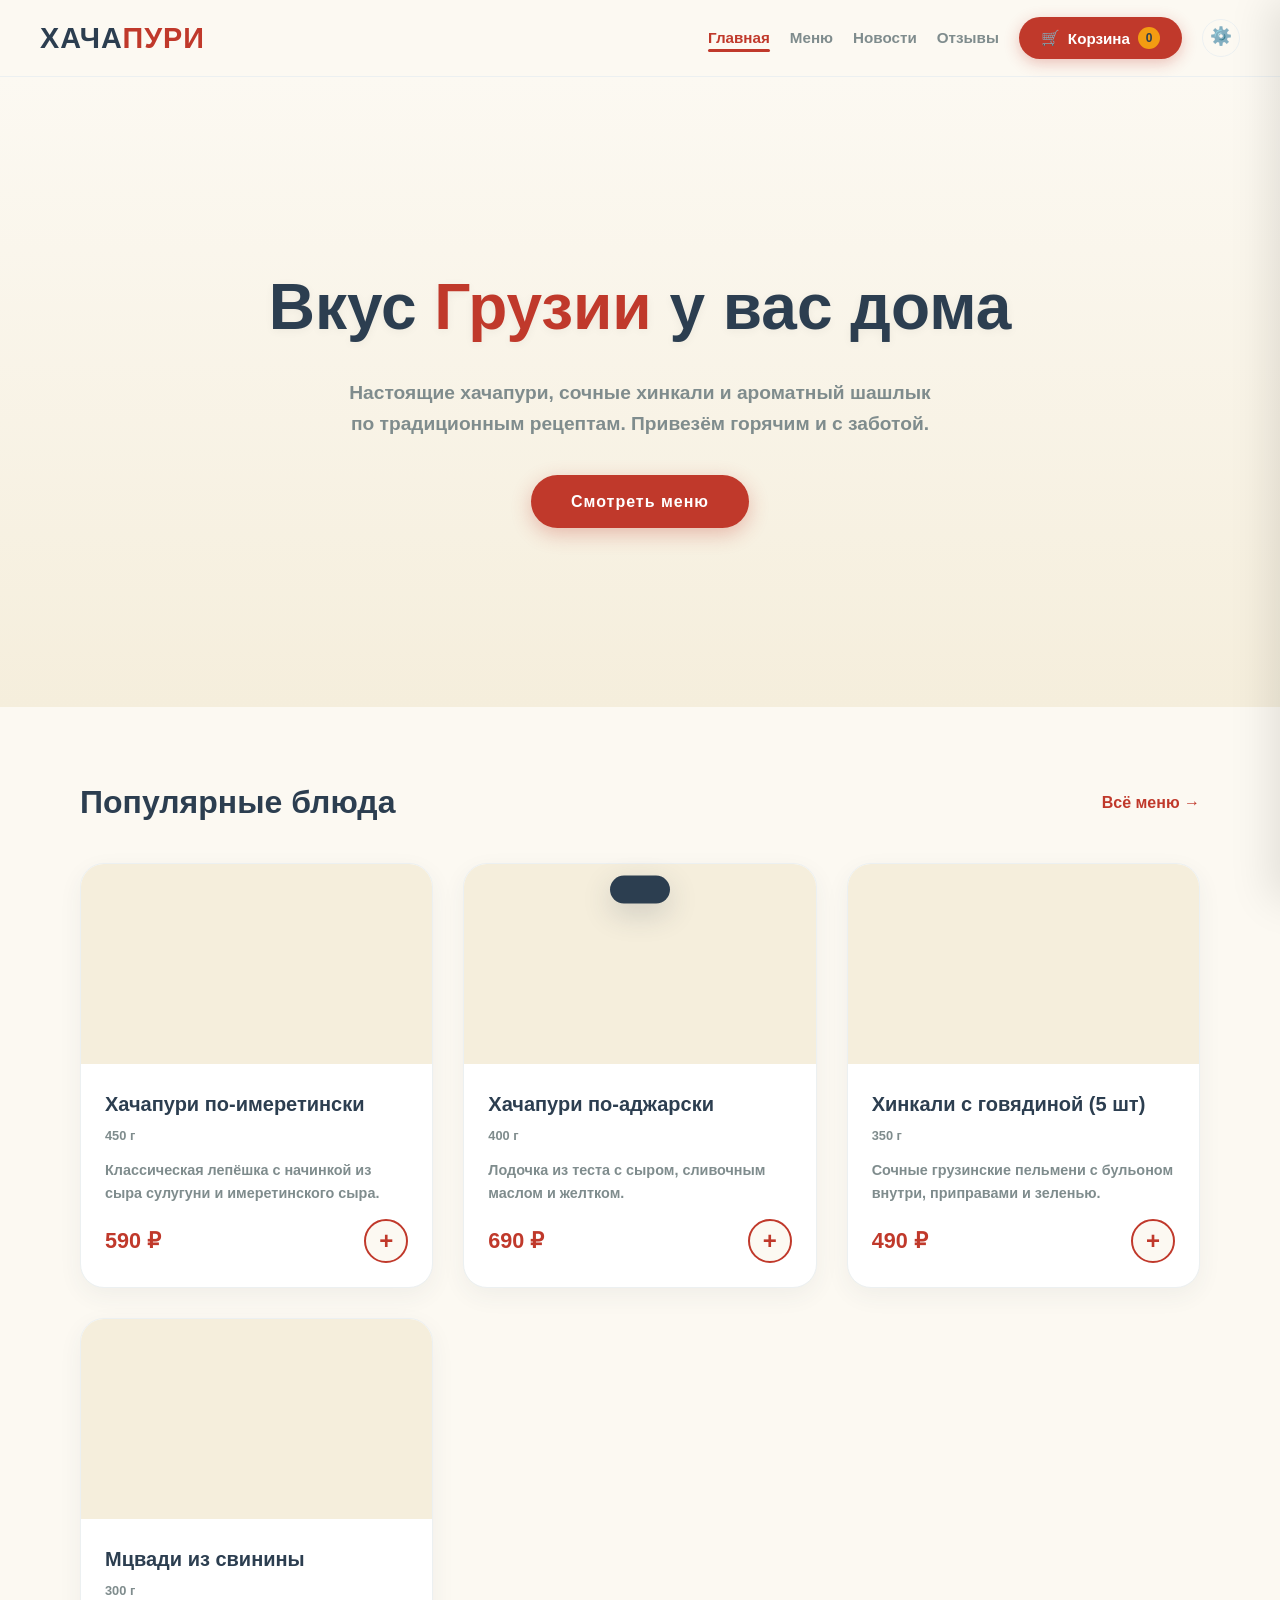
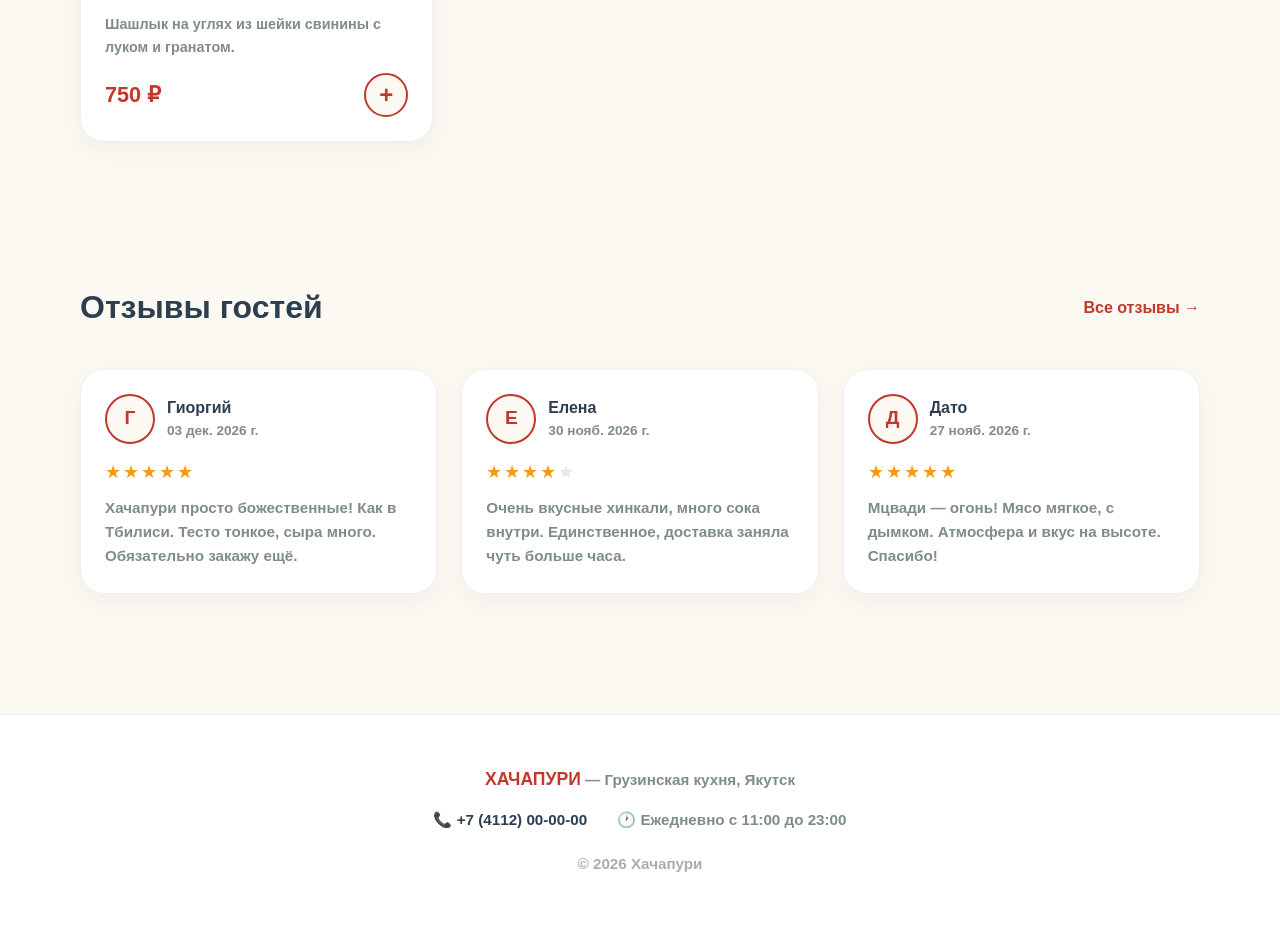
<file: index.html>
<!DOCTYPE html>
<html lang="ru">
<head>
  <meta charset="UTF-8">
  <meta name="viewport" content="width=device-width, initial-scale=1.0">
  <title>Хачапури — Грузинская кухня</title>
  <link rel="stylesheet" href="shared.css">
</head>
<body data-page="index">
  <header>
    <a href="index.html" class="logo">ХАЧА<span>ПУРИ</span></a>
    <nav>
      <ul>
        <li><a href="index.html" class="active">Главная</a></li>
        <li><a href="menu.html">Меню</a></li>
        <li><a href="news.html">Новости</a></li>
        <li><a href="reviews.html">Отзывы</a></li>
        <li><button class="cart-btn" id="openCart">🛒 <span>Корзина</span> <span class="badge" id="cartCount">0</span></button></li>
        <li><a href="admin.html" class="admin-link" title="Панель управления">⚙️</a></li>
      </ul>
    </nav>
  </header>

  <section class="hero">
    <h1>Вкус <span>Грузии</span> у вас дома</h1>
    <p>Настоящие хачапури, сочные хинкали и ароматный шашлык по традиционным рецептам. Привезём горячим и с заботой.</p>
    <a href="menu.html" class="btn">Смотреть меню</a>
  </section>

  <section class="preview-section">
    <div class="preview-head">
      <h2>Популярные блюда</h2>
      <a href="menu.html">Всё меню →</a>
    </div>
    <div class="grid" id="previewMenu"></div>
  </section>

  <section class="preview-section">
    <div class="preview-head">
      <h2>Отзывы гостей</h2>
      <a href="reviews.html">Все отзывы →</a>
    </div>
    <div class="reviews-grid" id="previewReviews"></div>
  </section>

  <div class="overlay" id="cartOverlay"></div>
  <aside class="cart-drawer" id="cartDrawer">
    <div class="cart-head"><h3>Ваш заказ</h3><button class="close-btn" id="closeCart">×</button></div>
    <div class="cart-body" id="cartBody"></div>
    <div class="checkout" id="checkout" style="display:none;">
      <div class="total-row"><span>Итого:</span><span class="sum" id="cartTotal">0 ₽</span></div>
      <form id="orderForm">
        <div class="form-group"><label>Имя *</label><input type="text" id="name" placeholder="Как к вам обращаться"></div>
        <div class="form-group"><label>Телефон *</label><input type="tel" id="phone" placeholder="+7 (___) ___-__-__"></div>
        <div class="form-group"><label>Адрес доставки *</label><input type="text" id="address" placeholder="ул., дом, квартира"></div>
        <div class="form-group"><label>Комментарий</label><textarea id="comment" placeholder="Например: без лука"></textarea></div>
        <button type="submit" class="btn submit-btn">Оформить доставку</button>
      </form>
    </div>
    <div class="success-screen" id="successScreen">
      <div class="check">✓</div><h3>Заказ принят!</h3>
      <p id="successText">Мы позвоним для подтверждения.</p>
      <button class="btn" id="closeSuccess">Отлично</button>
    </div>
  </aside>

  <div class="toast" id="toast"></div>

  <footer>
    <p><span class="brand">ХАЧАПУРИ</span> — Грузинская кухня, Якутск</p>
    <div class="contacts">
      <span>📞 <a href="tel:+74112000000">+7 (4112) 00-00-00</a></span>
      <span>🕐 Ежедневно с 11:00 до 23:00</span>
    </div>
    <p style="margin-top:20px; opacity:.7;">© 2026 Хачапури</p>
  </footer>

  <div class="confirm-overlay" id="confirmOverlay">
    <div class="confirm-box"><h3 id="confirmTitle"></h3><p id="confirmText"></p>
      <div class="confirm-actions"><button class="btn btn-ghost btn-sm" id="confirmCancel">Отмена</button><button class="btn btn-sm" id="confirmOk" style="background:#c0392b;">OK</button></div>
    </div>
  </div>

  <script src="shared.js"></script>
</body>
</html>
</file>
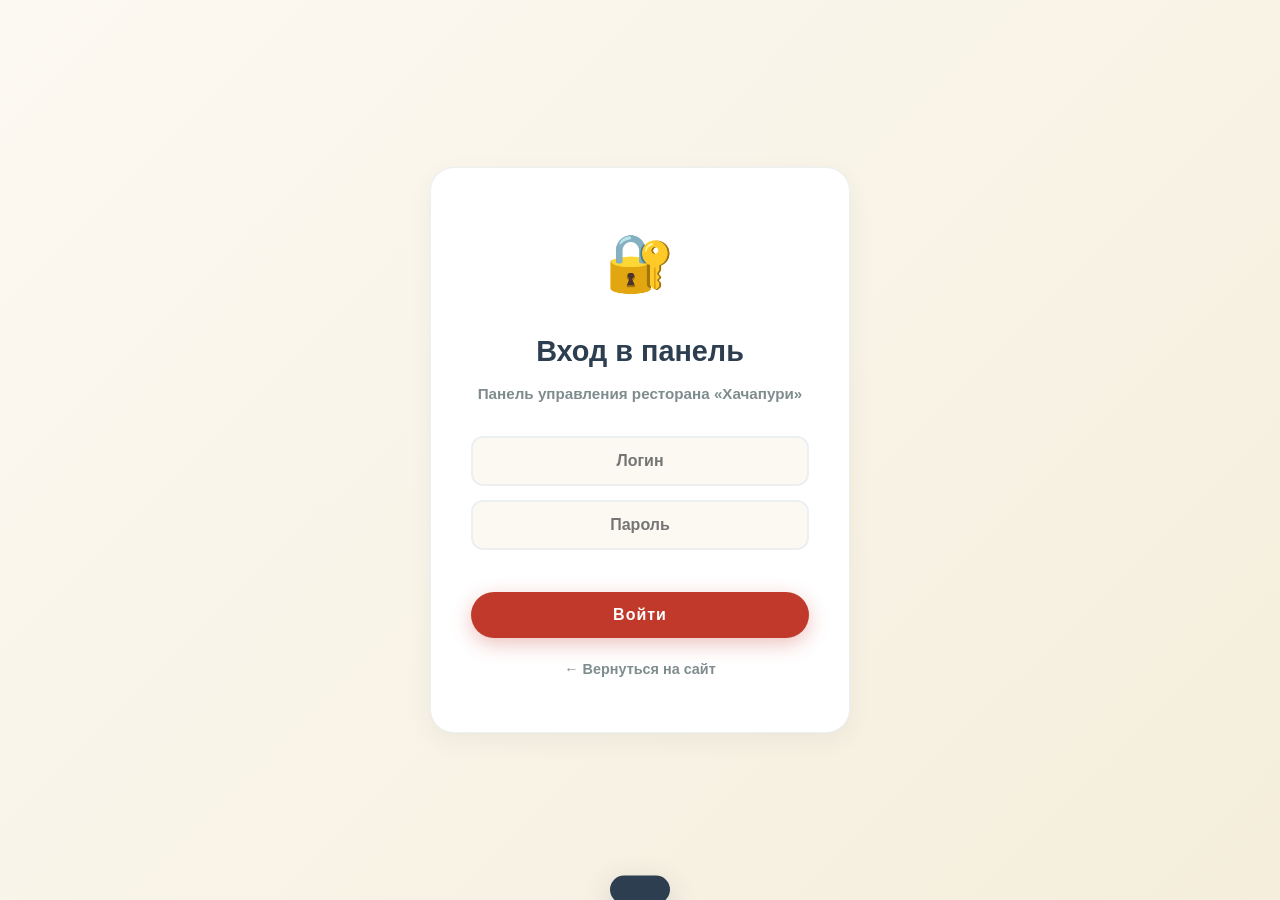
<file: admin.html>
<!DOCTYPE html>
<html lang="ru">
<head>
  <meta charset="UTF-8">
  <meta name="viewport" content="width=device-width, initial-scale=1.0">
  <title>Хачапури — Панель управления</title>
  <link rel="stylesheet" href="shared.css">
</head>
<body data-page="admin" class="admin-page">

  <div class="admin-login-view" id="adminLoginView">
    <div class="login-card">
      <div class="lock-icon">🔐</div>
      <h2>Вход в панель</h2>
      <p>Панель управления ресторана «Хачапури»</p>
      <input type="text" id="loginUser" placeholder="Логин" autocomplete="username">
      <input type="password" id="loginPass" placeholder="Пароль" autocomplete="current-password">
      <div class="login-error" id="loginError"></div>
      <button class="btn" id="loginBtn">Войти</button>
      <a href="index.html" class="login-back" style="display:block;text-align:center;text-decoration:none">← Вернуться на сайт</a>
    </div>
  </div>

  <div class="admin-panel-view" id="adminPanelView">
    <div class="admin-header">
      <h2><span class="dot"></span> Панель управления</h2>
      <div class="admin-header-actions">
        <div class="current-user" id="currentUserInfo"></div>
        <button class="btn btn-ghost btn-sm" id="adminLogout">Выйти</button>
        <a href="index.html" class="btn btn-sm" style="text-decoration:none">На сайт</a>
      </div>
    </div>

    <div class="admin-tabs" id="adminTabs"></div>

    <div class="admin-content">
      <div class="admin-tab-content" id="tab-dashboard">
        <div class="stats-grid" id="statsGrid"></div>
        <div class="chart-card">
          <h3>Выручка за 7 дней <span class="chart-total" id="chartTotal"></span></h3>
          <div class="bar-chart" id="barChart"></div>
          <div class="bar-labels" id="barLabels"></div>
        </div>
      </div>

      <div class="admin-tab-content" id="tab-orders">
        <div class="orders-filters" id="ordersFilters"></div>
        <div id="ordersList"></div>
      </div>

      <div class="admin-tab-content" id="tab-menu">
        <div class="admin-form-card">
          <h3 id="menuFormTitle">➕ Добавить блюдо</h3>
          <form id="menuItemForm">
            <div class="form-grid">
              <div class="form-group"><label>Эмодзи</label><input type="text" id="mi-emoji" maxlength="4" value="🥟"></div>
              <div class="form-group"><label>Название *</label><input type="text" id="mi-title" placeholder="Хачапури..." required></div>
              <div class="form-group"><label>Описание</label><input type="text" id="mi-desc" placeholder="Кратко"></div>
              <div class="form-group"><label>Цена, ₽ *</label><input type="number" id="mi-price" placeholder="450" min="1" required></div>
              <div class="form-group"><label>Вес</label><input type="text" id="mi-weight" placeholder="250 г"></div>
              <button type="submit" class="btn btn-sm" id="menuSubmitBtn">Добавить</button>
            </div>
            <div class="form-group" style="margin-top:16px">
              <label>Фото блюда (необязательно)</label>
              <div class="image-upload">
                <input type="file" id="mi-image-input" accept="image/*">
                <label for="mi-image-input" class="image-preview" id="mi-image-preview"><span>📷 Нажмите, чтобы загрузить фото</span></label>
                <button type="button" class="image-remove" id="mi-image-remove" style="display:none">✕ Удалить фото</button>
              </div>
            </div>
          </form>
        </div>
        <div class="admin-menu-list" id="adminMenuList"></div>
      </div>

      <div class="admin-tab-content" id="tab-reviews">
        <div class="orders-filters" id="reviewsFilters"></div>
        <div id="adminReviewsList"></div>
      </div>

      <div class="admin-tab-content" id="tab-news">
        <div class="admin-form-card">
          <h3 id="newsFormTitle">➕ Новая публикация</h3>
          <form id="newsForm">
            <div class="form-group"><label>Заголовок *</label><input type="text" id="news-title" placeholder="Заголовок" required></div>
            <div class="form-group"><label>Текст *</label><textarea id="news-text" placeholder="Текст новости..."></textarea></div>
            <div class="form-group">
              <label>Фото (необязательно)</label>
              <div class="image-upload">
                <input type="file" id="news-image-input" accept="image/*">
                <label for="news-image-input" class="image-preview" id="news-image-preview"><span>📷 Нажмите, чтобы загрузить фото</span></label>
                <button type="button" class="image-remove" id="news-image-remove" style="display:none">✕ Удалить фото</button>
              </div>
            </div>
            <div class="form-group">
              <label style="display:flex;align-items:center;gap:10px;cursor:pointer">
                <input type="checkbox" id="news-published" checked style="width:20px;height:20px;accent-color:#c0392b">
                Опубликовать сразу
              </label>
            </div>
            <button type="submit" class="btn btn-sm" id="newsSubmitBtn">Опубликовать</button>
          </form>
        </div>
        <div id="adminNewsList"></div>
      </div>

      <div class="admin-tab-content" id="tab-users">
        <div class="access-info">
          <b>Роли:</b> 👑 Админ — полный доступ · 💼 Менеджер — всё кроме пользователей · 📞 Оператор — только заказы · 📰 Новости — только новости
        </div>
        <div class="admin-form-card">
          <h3 id="userFormTitle">➕ Добавить пользователя</h3>
          <form id="userForm">
            <div class="user-form-grid">
              <div class="form-group"><label>Логин *</label><input type="text" id="u-login" placeholder="login" required></div>
              <div class="form-group"><label>Пароль *</label><input type="text" id="u-password" placeholder="password" required></div>
              <div class="form-group"><label>Имя *</label><input type="text" id="u-name" placeholder="Иван Иванов" required></div>
              <div class="form-group"><label>Роль *</label>
                <select id="u-role">
                  <option value="manager">💼 Менеджер</option>
                  <option value="operator">📞 Оператор</option>
                  <option value="news">📰 Новости</option>
                  <option value="admin">👑 Администратор</option>
                </select>
              </div>
              <button type="submit" class="btn btn-sm" id="userSubmitBtn">Добавить</button>
            </div>
          </form>
        </div>
        <div class="admin-users-list" id="adminUsersList"></div>
      </div>
    </div>
  </div>

  <div class="toast" id="toast"></div>

  <div class="confirm-overlay" id="confirmOverlay">
    <div class="confirm-box"><h3 id="confirmTitle"></h3><p id="confirmText"></p>
      <div class="confirm-actions"><button class="btn btn-ghost btn-sm" id="confirmCancel">Отмена</button><button class="btn btn-sm" id="confirmOk" style="background:#c0392b;">OK</button></div>
    </div>
  </div>

  <script src="shared.js"></script>
</body>
</html>
</file>
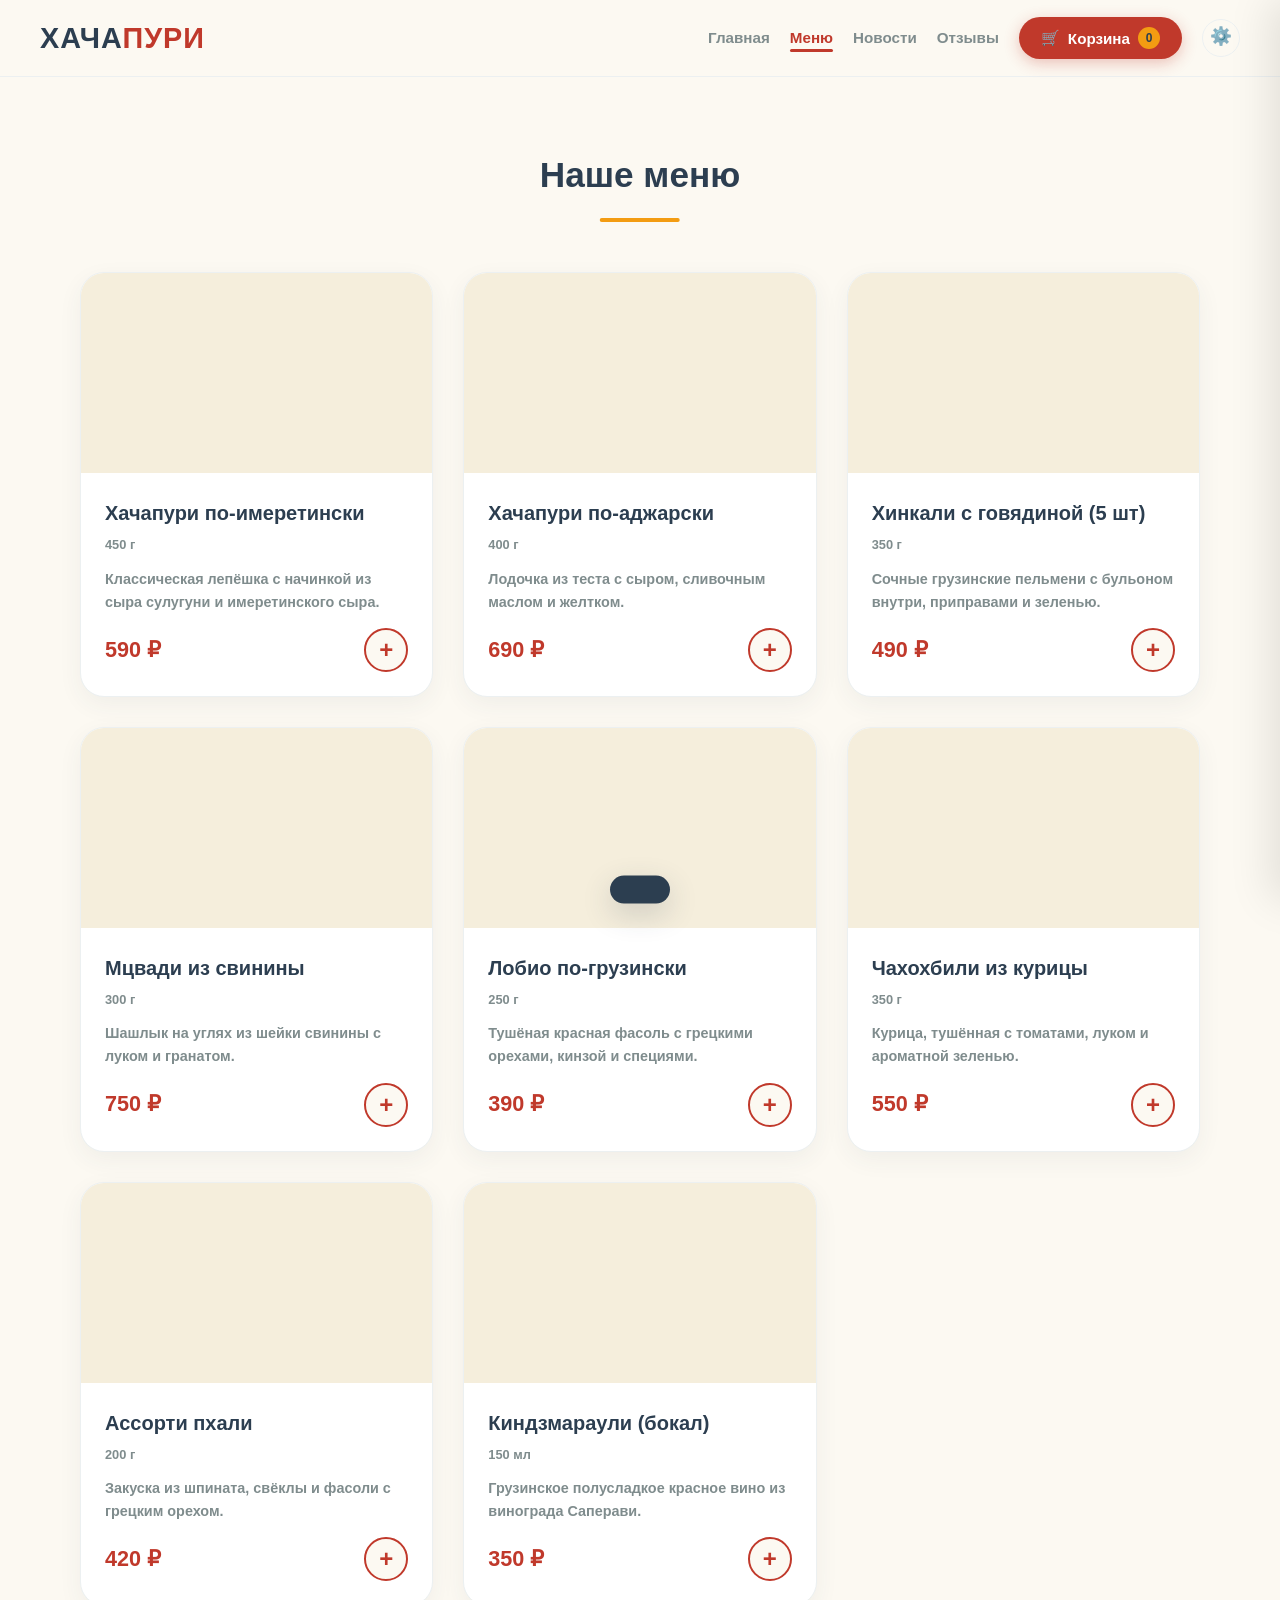
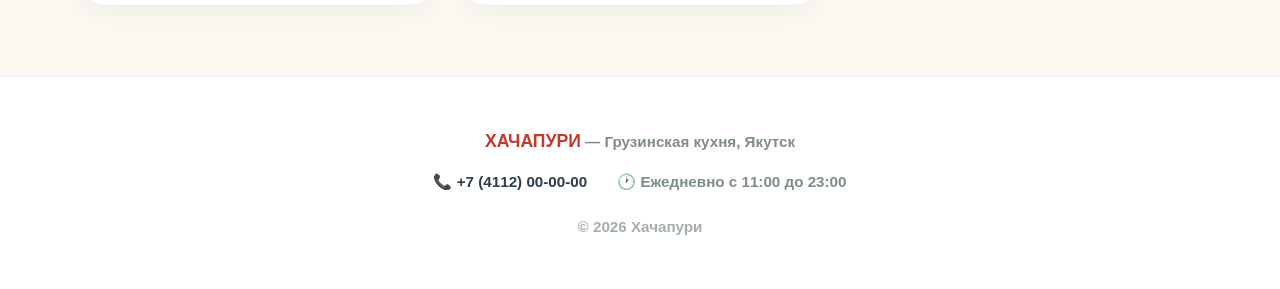
<file: menu.html>
<!DOCTYPE html>
<html lang="ru">
<head>
  <meta charset="UTF-8">
  <meta name="viewport" content="width=device-width, initial-scale=1.0">
  <title>Хачапури — Меню</title>
  <link rel="stylesheet" href="shared.css">
</head>
<body data-page="menu">
  <header>
    <a href="index.html" class="logo">ХАЧА<span>ПУРИ</span></a>
    <nav>
      <ul>
        <li><a href="index.html">Главная</a></li>
        <li><a href="menu.html" class="active">Меню</a></li>
        <li><a href="news.html">Новости</a></li>
        <li><a href="reviews.html">Отзывы</a></li>
        <li><button class="cart-btn" id="openCart">🛒 <span>Корзина</span> <span class="badge" id="cartCount">0</span></button></li>
        <li><a href="admin.html" class="admin-link" title="Панель управления">⚙️</a></li>
      </ul>
    </nav>
  </header>

  <section class="page-section">
    <h1>Наше меню</h1>
    <div class="grid" id="menuGrid"></div>
  </section>

  <div class="overlay" id="cartOverlay"></div>
  <aside class="cart-drawer" id="cartDrawer">
    <div class="cart-head"><h3>Ваш заказ</h3><button class="close-btn" id="closeCart">×</button></div>
    <div class="cart-body" id="cartBody"></div>
    <div class="checkout" id="checkout" style="display:none;">
      <div class="total-row"><span>Итого:</span><span class="sum" id="cartTotal">0 ₽</span></div>
      <form id="orderForm">
        <div class="form-group"><label>Имя *</label><input type="text" id="name" placeholder="Как к вам обращаться"></div>
        <div class="form-group"><label>Телефон *</label><input type="tel" id="phone" placeholder="+7 (___) ___-__-__"></div>
        <div class="form-group"><label>Адрес доставки *</label><input type="text" id="address" placeholder="ул., дом, квартира"></div>
        <div class="form-group"><label>Комментарий</label><textarea id="comment" placeholder="Например: без лука"></textarea></div>
        <button type="submit" class="btn submit-btn">Оформить доставку</button>
      </form>
    </div>
    <div class="success-screen" id="successScreen">
      <div class="check">✓</div><h3>Заказ принят!</h3>
      <p id="successText">Мы позвоним для подтверждения.</p>
      <button class="btn" id="closeSuccess">Отлично</button>
    </div>
  </aside>

  <div class="toast" id="toast"></div>

  <footer>
    <p><span class="brand">ХАЧАПУРИ</span> — Грузинская кухня, Якутск</p>
    <div class="contacts">
      <span>📞 <a href="tel:+74112000000">+7 (4112) 00-00-00</a></span>
      <span>🕐 Ежедневно с 11:00 до 23:00</span>
    </div>
    <p style="margin-top:20px; opacity:.7;">© 2026 Хачапури</p>
  </footer>

  <div class="confirm-overlay" id="confirmOverlay">
    <div class="confirm-box"><h3 id="confirmTitle"></h3><p id="confirmText"></p>
      <div class="confirm-actions"><button class="btn btn-ghost btn-sm" id="confirmCancel">Отмена</button><button class="btn btn-sm" id="confirmOk" style="background:#c0392b;">OK</button></div>
    </div>
  </div>

  <script src="shared.js"></script>
</body>
</html>
</file>
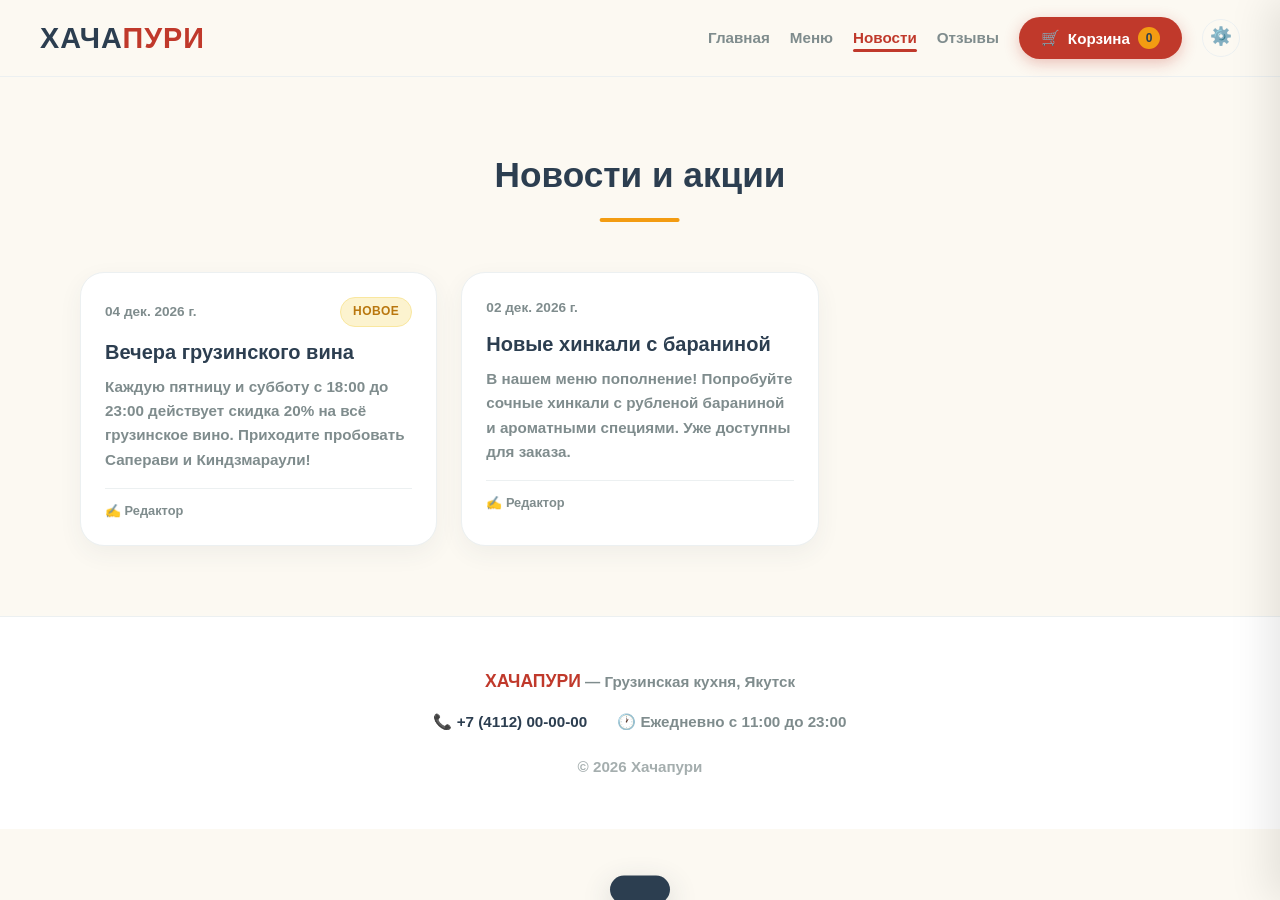
<file: news.html>
<!DOCTYPE html>
<html lang="ru">
<head>
  <meta charset="UTF-8">
  <meta name="viewport" content="width=device-width, initial-scale=1.0">
  <title>Хачапури — Новости</title>
  <link rel="stylesheet" href="shared.css">
</head>
<body data-page="news">
  <header>
    <a href="index.html" class="logo">ХАЧА<span>ПУРИ</span></a>
    <nav>
      <ul>
        <li><a href="index.html">Главная</a></li>
        <li><a href="menu.html">Меню</a></li>
        <li><a href="news.html" class="active">Новости</a></li>
        <li><a href="reviews.html">Отзывы</a></li>
        <li><button class="cart-btn" id="openCart">🛒 <span>Корзина</span> <span class="badge" id="cartCount">0</span></button></li>
        <li><a href="admin.html" class="admin-link" title="Панель управления">⚙️</a></li>
      </ul>
    </nav>
  </header>

  <section class="page-section">
    <h1>Новости и акции</h1>
    <div class="news-list" id="newsList"></div>
  </section>

  <div class="overlay" id="cartOverlay"></div>
  <aside class="cart-drawer" id="cartDrawer">
    <div class="cart-head"><h3>Ваш заказ</h3><button class="close-btn" id="closeCart">×</button></div>
    <div class="cart-body" id="cartBody"></div>
    <div class="checkout" id="checkout" style="display:none;">
      <div class="total-row"><span>Итого:</span><span class="sum" id="cartTotal">0 ₽</span></div>
      <form id="orderForm">
        <div class="form-group"><label>Имя *</label><input type="text" id="name"></div>
        <div class="form-group"><label>Телефон *</label><input type="tel" id="phone"></div>
        <div class="form-group"><label>Адрес доставки *</label><input type="text" id="address"></div>
        <div class="form-group"><label>Комментарий</label><textarea id="comment"></textarea></div>
        <button type="submit" class="btn submit-btn">Оформить доставку</button>
      </form>
    </div>
    <div class="success-screen" id="successScreen">
      <div class="check">✓</div><h3>Заказ принят!</h3>
      <p id="successText">Мы позвоним для подтверждения.</p>
      <button class="btn" id="closeSuccess">Отлично</button>
    </div>
  </aside>

  <div class="toast" id="toast"></div>

  <footer>
    <p><span class="brand">ХАЧАПУРИ</span> — Грузинская кухня, Якутск</p>
    <div class="contacts">
      <span>📞 <a href="tel:+74112000000">+7 (4112) 00-00-00</a></span>
      <span>🕐 Ежедневно с 11:00 до 23:00</span>
    </div>
    <p style="margin-top:20px; opacity:.7;">© 2026 Хачапури</p>
  </footer>

  <div class="confirm-overlay" id="confirmOverlay">
    <div class="confirm-box"><h3 id="confirmTitle"></h3><p id="confirmText"></p>
      <div class="confirm-actions"><button class="btn btn-ghost btn-sm" id="confirmCancel">Отмена</button><button class="btn btn-sm" id="confirmOk" style="background:#c0392b;">OK</button></div>
    </div>
  </div>

  <script src="shared.js"></script>
</body>
</html>
</file>
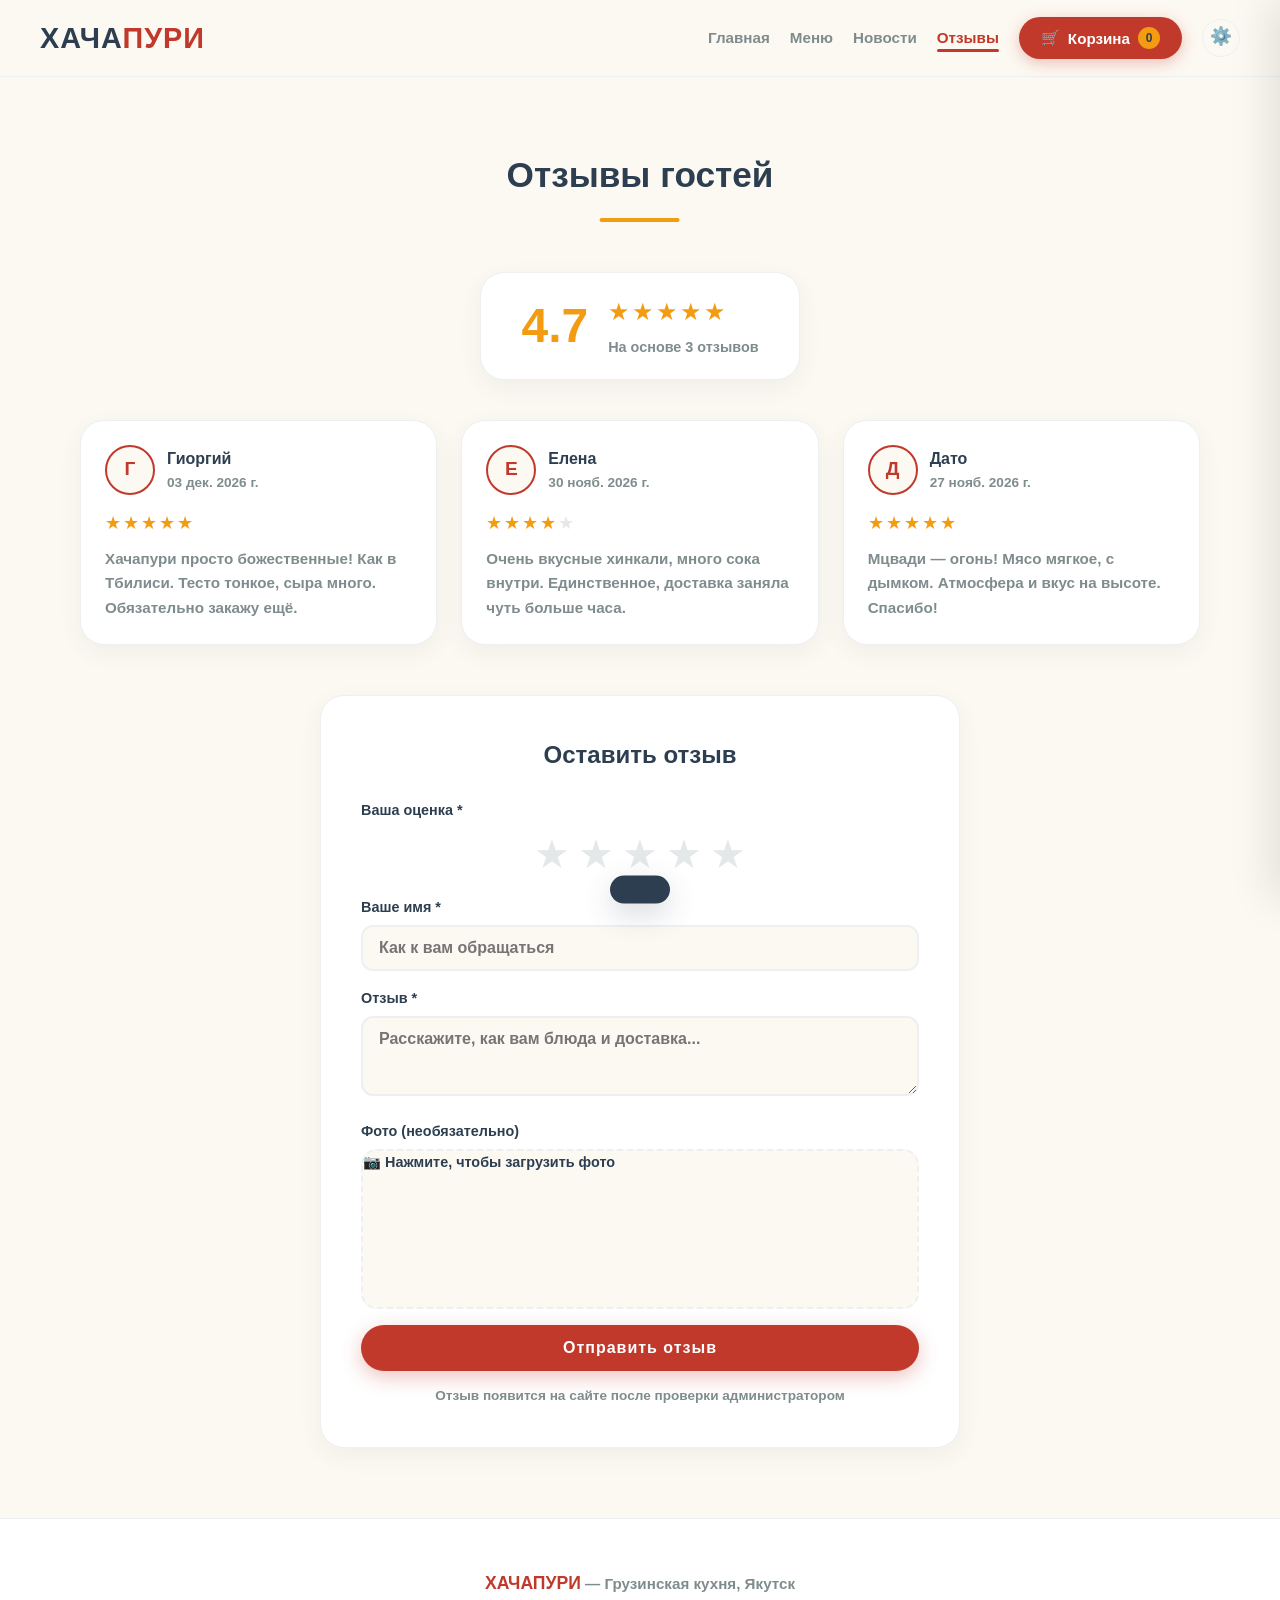
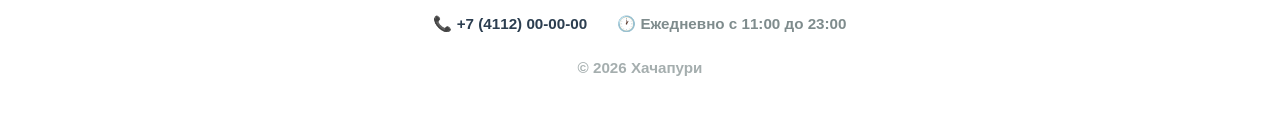
<file: reviews.html>
<!DOCTYPE html>
<html lang="ru">
<head>
  <meta charset="UTF-8">
  <meta name="viewport" content="width=device-width, initial-scale=1.0">
  <title>Хачапури — Отзывы</title>
  <link rel="stylesheet" href="shared.css">
</head>
<body data-page="reviews">
  <header>
    <a href="index.html" class="logo">ХАЧА<span>ПУРИ</span></a>
    <nav>
      <ul>
        <li><a href="index.html">Главная</a></li>
        <li><a href="menu.html">Меню</a></li>
        <li><a href="news.html">Новости</a></li>
        <li><a href="reviews.html" class="active">Отзывы</a></li>
        <li><button class="cart-btn" id="openCart">🛒 <span>Корзина</span> <span class="badge" id="cartCount">0</span></button></li>
        <li><a href="admin.html" class="admin-link" title="Панель управления">⚙️</a></li>
      </ul>
    </nav>
  </header>

  <section class="page-section">
    <h1>Отзывы гостей</h1>
    <div class="reviews-summary" id="reviewsSummary"></div>
    <div class="reviews-grid" id="reviewsGrid"></div>

    <div class="form-card">
      <h3>Оставить отзыв</h3>
      <form id="reviewForm" novalidate>
        <div class="form-group">
          <label>Ваша оценка *</label>
          <div class="star-input" id="starInput">
            <span data-value="1">★</span><span data-value="2">★</span><span data-value="3">★</span>
            <span data-value="4">★</span><span data-value="5">★</span>
          </div>
        </div>
        <div class="form-group">
          <label>Ваше имя *</label>
          <input type="text" id="reviewName" placeholder="Как к вам обращаться">
        </div>
        <div class="form-group">
          <label>Отзыв *</label>
          <textarea id="reviewText" placeholder="Расскажите, как вам блюда и доставка..."></textarea>
        </div>
        <div class="form-group">
          <label>Фото (необязательно)</label>
          <div class="image-upload">
            <input type="file" id="review-photo-input" accept="image/*">
            <label for="review-photo-input" class="image-preview" id="review-photo-preview">
              <span>📷 Нажмите, чтобы загрузить фото</span>
            </label>
            <button type="button" class="image-remove" id="review-photo-remove" style="display:none">✕ Удалить фото</button>
          </div>
        </div>
        <button type="submit" class="btn" style="width:100%">Отправить отзыв</button>
        <p class="form-note">Отзыв появится на сайте после проверки администратором</p>
      </form>
    </div>
  </section>

  <div class="overlay" id="cartOverlay"></div>
  <aside class="cart-drawer" id="cartDrawer">
    <div class="cart-head"><h3>Ваш заказ</h3><button class="close-btn" id="closeCart">×</button></div>
    <div class="cart-body" id="cartBody"></div>
    <div class="checkout" id="checkout" style="display:none;">
      <div class="total-row"><span>Итого:</span><span class="sum" id="cartTotal">0 ₽</span></div>
      <form id="orderForm">
        <div class="form-group"><label>Имя *</label><input type="text" id="name"></div>
        <div class="form-group"><label>Телефон *</label><input type="tel" id="phone"></div>
        <div class="form-group"><label>Адрес доставки *</label><input type="text" id="address"></div>
        <div class="form-group"><label>Комментарий</label><textarea id="comment"></textarea></div>
        <button type="submit" class="btn submit-btn">Оформить доставку</button>
      </form>
    </div>
    <div class="success-screen" id="successScreen">
      <div class="check">✓</div><h3>Заказ принят!</h3>
      <p id="successText">Мы позвоним для подтверждения.</p>
      <button class="btn" id="closeSuccess">Отлично</button>
    </div>
  </aside>

  <div class="toast" id="toast"></div>

  <footer>
    <p><span class="brand">ХАЧАПУРИ</span> — Грузинская кухня, Якутск</p>
    <div class="contacts">
      <span>📞 <a href="tel:+74112000000">+7 (4112) 00-00-00</a></span>
      <span>🕐 Ежедневно с 11:00 до 23:00</span>
    </div>
    <p style="margin-top:20px; opacity:.7;">© 2026 Хачапури</p>
  </footer>

  <div class="confirm-overlay" id="confirmOverlay">
    <div class="confirm-box"><h3 id="confirmTitle"></h3><p id="confirmText"></p>
      <div class="confirm-actions"><button class="btn btn-ghost btn-sm" id="confirmCancel">Отмена</button><button class="btn btn-sm" id="confirmOk" style="background:#c0392b;">OK</button></div>
    </div>
  </div>

  <script src="shared.js"></script>
</body>
</html>
</file>
<file: shared.css>
:root{
  --accent:#c0392b; --accent-light:#e74c3c; --accent-hover:#a93226;
  --gold:#f39c12; --text:#2c3e50; --muted:#7f8c8d;
  --bg:#fcf9f2; --card:#ffffff;
  --green:#27ae60; --yellow:#f1c40f; --blue:#3498db; --purple:#9b59b6;
  --border:#ecf0f1;
  --shadow:0 8px 24px rgba(44,62,80,0.06);
  --shadow-hover:0 16px 40px rgba(192,57,43,0.15);
}
*{margin:0;padding:0;box-sizing:border-box}
body{font-family:'Nunito','Segoe UI',Arial,sans-serif;background:var(--bg);color:var(--text);line-height:1.6;min-height:100vh}
body.locked{overflow:hidden}

/* HEADER */
header{position:sticky;top:0;z-index:100;background:rgba(252,249,242,0.95);backdrop-filter:blur(10px);border-bottom:1px solid var(--border);padding:15px 40px;display:flex;align-items:center;justify-content:space-between;flex-wrap:wrap;gap:15px}
.logo{font-size:1.8rem;font-weight:900;letter-spacing:1px;color:var(--text);text-decoration:none}
.logo span{color:var(--accent)}
nav ul{display:flex;list-style:none;gap:20px;flex-wrap:wrap;align-items:center}
nav a{color:var(--muted);text-decoration:none;font-weight:700;font-size:.95rem;transition:color .2s;position:relative;padding-bottom:4px}
nav a:hover,nav a.active{color:var(--accent)}
nav a::after{content:'';position:absolute;bottom:-2px;left:0;width:0;height:3px;border-radius:3px;background:var(--accent);transition:width .25s}
nav a:hover::after,nav a.active::after{width:100%}
.cart-btn{position:relative;background:var(--accent);border:none;color:#fff;padding:10px 22px;border-radius:50px;font-weight:700;font-size:.95rem;cursor:pointer;display:flex;align-items:center;gap:8px;transition:transform .2s,box-shadow .2s;box-shadow:0 4px 15px rgba(192,57,43,.3);font-family:inherit}
.cart-btn:hover{transform:translateY(-2px);background:var(--accent-hover);box-shadow:0 6px 20px rgba(192,57,43,.4)}
.cart-btn .badge{background:var(--gold);color:var(--text);font-size:.75rem;font-weight:900;min-width:22px;height:22px;border-radius:50%;display:inline-flex;align-items:center;justify-content:center;padding:0 5px}
.admin-link{background:transparent;border:1px solid var(--border);color:var(--muted);width:38px;height:38px;border-radius:50%;font-size:1.1rem;cursor:pointer;transition:all .2s;display:flex;align-items:center;justify-content:center;text-decoration:none}
.admin-link:hover{color:var(--accent);border-color:var(--accent);transform:rotate(45deg)}

/* HERO */
.hero{min-height:70vh;display:flex;flex-direction:column;align-items:center;justify-content:center;text-align:center;padding:60px 20px;background:linear-gradient(180deg,#fcf9f2 0%,#f5eedc 100%)}
.hero h1{font-size:clamp(2rem,6vw,4rem);font-weight:900;margin-bottom:20px;color:var(--text);text-shadow:0 2px 10px rgba(0,0,0,.05)}
.hero h1 span{color:var(--accent)}
.hero p{font-size:1.2rem;color:var(--muted);max-width:600px;margin-bottom:35px;font-weight:600}

/* BUTTONS */
.btn{display:inline-block;padding:14px 40px;background:var(--accent);color:#fff;text-decoration:none;font-weight:800;border-radius:50px;letter-spacing:1px;transition:transform .2s,box-shadow .2s;box-shadow:0 6px 20px rgba(192,57,43,.3);border:none;cursor:pointer;font-size:1rem;font-family:inherit}
.btn:hover{transform:translateY(-3px);background:var(--accent-hover);box-shadow:0 10px 25px rgba(192,57,43,.4)}
.btn:disabled{opacity:.6;cursor:not-allowed;transform:none}
.btn-sm{padding:8px 18px;font-size:.85rem}
.btn-ghost{background:transparent;border:2px solid var(--border);box-shadow:none;color:var(--muted)}
.btn-ghost:hover{border-color:var(--accent);color:var(--accent);box-shadow:none}

/* PAGE SECTIONS */
.page-section{padding:70px 40px;max-width:1200px;margin:0 auto}
.page-section h1,.page-section h2{text-align:center;font-size:2.2rem;margin-bottom:50px;position:relative;display:inline-block;left:50%;transform:translateX(-50%);font-weight:900}
.page-section h1::after,.page-section h2::after{content:'';display:block;width:80px;height:4px;background:var(--gold);margin:15px auto 0;border-radius:3px}

/* MENU CARDS */
.grid{display:grid;grid-template-columns:repeat(auto-fit,minmax(280px,1fr));gap:30px}
.card{background:var(--card);border:1px solid var(--border);border-radius:24px;overflow:hidden;transition:transform .25s,border-color .25s,box-shadow .25s;position:relative;display:flex;flex-direction:column;box-shadow:var(--shadow)}
.card:hover{transform:translateY(-8px);border-color:transparent;box-shadow:var(--shadow-hover)}
.card-image{height:200px;background-size:cover;background-position:center;background-color:#f5eedc;display:flex;align-items:center;justify-content:center;font-size:4rem}
.card-image.has-photo{font-size:0}
.card-content{padding:24px;display:flex;flex-direction:column;flex:1}
.card-content h3{font-size:1.25rem;margin-bottom:6px;color:var(--text);font-weight:800}
.card-content p{color:var(--muted);font-size:.9rem;margin-bottom:14px;flex:1;font-weight:600}
.card-content .weight{color:var(--muted);font-size:.8rem;margin-bottom:12px;display:block;font-weight:700}
.card-footer{display:flex;align-items:center;justify-content:space-between;gap:12px;margin-top:auto}
.card-footer .price{font-size:1.35rem;font-weight:900;color:var(--accent)}
.add-btn{background:var(--bg);border:2px solid var(--accent);color:var(--accent);width:44px;height:44px;border-radius:50%;font-size:1.5rem;font-weight:800;cursor:pointer;transition:all .2s;display:flex;align-items:center;justify-content:center;line-height:1;font-family:inherit}
.add-btn:hover{background:var(--accent);color:#fff;transform:scale(1.1);box-shadow:0 4px 15px rgba(192,57,43,.3)}

/* NEWS */
.news-list{display:grid;grid-template-columns:repeat(auto-fill,minmax(340px,1fr));gap:24px}
.news-card{background:var(--card);border:1px solid var(--border);border-radius:24px;overflow:hidden;transition:border-color .2s,transform .2s;box-shadow:var(--shadow)}
.news-card:hover{border-color:var(--accent-light);transform:translateY(-4px)}
.news-image{height:220px;background-size:cover;background-position:center;background-color:#f5eedc}
.news-body{padding:24px}
.news-card .nc-head{display:flex;justify-content:space-between;align-items:center;gap:10px;margin-bottom:12px;flex-wrap:wrap}
.news-card .nc-date{color:var(--muted);font-size:.85rem;font-weight:600}
.news-card .nc-new-badge{background:#fcf3cf;color:#b9770e;border:1px solid #f9e79f;font-size:.75rem;font-weight:800;padding:4px 12px;border-radius:50px;text-transform:uppercase;letter-spacing:.5px}
.news-card h3{font-size:1.25rem;margin-bottom:10px;line-height:1.3;font-weight:800}
.news-card p{color:var(--muted);font-size:.95rem;line-height:1.6;white-space:pre-line;font-weight:600}
.news-card .nc-author{margin-top:16px;padding-top:12px;border-top:1px solid var(--border);color:var(--muted);font-size:.8rem;font-weight:600}

/* REVIEWS */
.reviews-summary{display:flex;align-items:center;justify-content:center;margin-bottom:40px}
.reviews-summary .avg-block{display:flex;align-items:center;gap:20px;background:var(--card);border:1px solid var(--border);padding:20px 40px;border-radius:24px;box-shadow:var(--shadow)}
.reviews-summary .avg-num{font-size:3rem;font-weight:900;color:var(--gold);line-height:1}
.reviews-summary .avg-stars{font-size:1.5rem;color:var(--gold);letter-spacing:2px;margin-bottom:4px}
.reviews-summary .avg-count{color:var(--muted);font-size:.9rem;font-weight:600}
.reviews-grid{display:grid;grid-template-columns:repeat(auto-fill,minmax(300px,1fr));gap:24px;margin-bottom:50px}
.review-card{background:var(--card);border:1px solid var(--border);border-radius:24px;padding:24px;display:flex;flex-direction:column;transition:border-color .2s,transform .2s;box-shadow:var(--shadow)}
.review-card:hover{border-color:var(--accent-light);transform:translateY(-4px)}
.review-card-head{display:flex;align-items:center;gap:12px;margin-bottom:14px}
.review-avatar{width:50px;height:50px;border-radius:50%;background:var(--bg);border:2px solid var(--accent);color:var(--accent);display:flex;align-items:center;justify-content:center;font-weight:900;font-size:1.2rem;flex-shrink:0;overflow:hidden;background-size:cover;background-position:center}
.review-author .ra-name{font-weight:800;font-size:1rem}
.review-author .ra-date{color:var(--muted);font-size:.85rem;font-weight:600}
.review-stars{color:var(--gold);font-size:1.1rem;letter-spacing:2px;margin-bottom:10px}
.review-stars .empty{color:#e5e8e8}
.review-text{color:var(--muted);font-size:.95rem;line-height:1.6;flex:1;font-weight:600}
.review-photo{margin-top:14px;border-radius:12px;overflow:hidden;max-height:240px}
.review-photo img{width:100%;height:auto;display:block;object-fit:cover}
.empty-state{text-align:center;color:var(--muted);padding:50px 20px;font-size:1rem;grid-column:1/-1;font-weight:600}

/* FORM */
.form-card{background:var(--card);border:1px solid var(--border);border-radius:24px;padding:40px;max-width:640px;margin:0 auto;box-shadow:var(--shadow)}
.form-card h3{text-align:center;font-size:1.5rem;margin-bottom:25px;font-weight:800}
.form-group{margin-bottom:16px}
.form-group label{display:block;font-size:.9rem;color:var(--text);margin-bottom:6px;font-weight:700}
.form-group input,.form-group textarea,.form-group select{width:100%;padding:12px 16px;background:var(--bg);border:2px solid var(--border);border-radius:12px;color:var(--text);font-family:inherit;font-size:1rem;font-weight:600;transition:border-color .2s;outline:none}
.form-group input:focus,.form-group textarea:focus,.form-group select:focus{border-color:var(--accent-light);background:#fff}
.form-group textarea{resize:vertical;min-height:80px}
.form-group input.error,.form-group textarea.error{border-color:var(--accent)}
.star-input{display:flex;gap:8px;font-size:2.5rem;cursor:pointer;user-select:none;justify-content:center;padding:6px 0}
.star-input span{color:#e5e8e8;transition:color .15s,transform .15s;line-height:1}
.star-input span.active{color:var(--gold);text-shadow:0 4px 10px rgba(243,156,18,.4)}
.star-input span:hover{transform:scale(1.15)}
.form-note{text-align:center;color:var(--muted);font-size:.85rem;margin-top:14px;font-weight:600}

/* IMAGE UPLOAD */
.image-upload{position:relative}
.image-upload input[type=file]{display:none}
.image-preview{display:flex;align-items:center;justify-content:center;width:100%;height:160px;border:2px dashed var(--border);border-radius:16px;color:var(--muted);font-size:.95rem;font-weight:600;background-color:var(--bg);background-size:cover;background-position:center;cursor:pointer;transition:border-color .2s,background-color .2s}
.image-preview:hover{border-color:var(--accent);background-color:#fff}
.image-preview.has-image{border-style:solid;color:transparent}
.image-remove{background:var(--bg);border:2px solid var(--border);color:var(--accent);padding:8px 16px;border-radius:10px;font-size:.85rem;font-weight:700;cursor:pointer;margin-top:10px;font-family:inherit;transition:all .2s}
.image-remove:hover{border-color:var(--accent);background:#fff}

/* CART */
.overlay{position:fixed;inset:0;background:rgba(44,62,80,.4);backdrop-filter:blur(4px);z-index:200;opacity:0;pointer-events:none;transition:opacity .3s}
.overlay.open{opacity:1;pointer-events:auto}
.cart-drawer{position:fixed;top:0;right:0;height:100vh;width:100%;max-width:460px;background:var(--bg);border-left:2px solid var(--border);z-index:210;display:flex;flex-direction:column;transform:translateX(100%);transition:transform .3s cubic-bezier(.4,0,.2,1);box-shadow:-10px 0 40px rgba(0,0,0,.1)}
.cart-drawer.open{transform:translateX(0)}
.cart-head{padding:24px 25px;border-bottom:1px solid var(--border);display:flex;align-items:center;justify-content:space-between;background:#fff}
.cart-head h3{font-size:1.5rem;font-weight:900}
.close-btn{background:transparent;border:none;color:var(--muted);font-size:2rem;cursor:pointer;line-height:1;padding:4px 10px;transition:color .2s,transform .2s}
.close-btn:hover{color:var(--accent);transform:rotate(90deg)}
.cart-body{flex:1;overflow-y:auto;padding:20px 25px;background:#fff}
.empty-cart{text-align:center;color:var(--muted);padding:60px 20px;font-weight:600}
.empty-cart .icon{font-size:3rem;display:block;margin-bottom:15px;opacity:.5}
.cart-item{display:flex;gap:15px;padding:16px 0;border-bottom:1px solid var(--border);align-items:center}
.cart-item:last-child{border-bottom:none}
.cart-item .ci-emoji{font-size:1.8rem;width:60px;height:60px;border-radius:12px;background:var(--bg);background-size:cover;background-position:center;display:flex;align-items:center;justify-content:center;flex-shrink:0}
.cart-item .ci-emoji.has-photo{font-size:0}
.cart-item .ci-info{flex:1;min-width:0}
.cart-item .ci-info h4{font-size:1rem;margin-bottom:2px;white-space:nowrap;overflow:hidden;text-overflow:ellipsis;font-weight:800}
.cart-item .ci-info .ci-price{font-size:.9rem;color:var(--muted);font-weight:600}
.qty{display:flex;align-items:center;gap:8px;background:var(--bg);border-radius:30px;padding:4px;border:1px solid var(--border)}
.qty button{background:#fff;border:1px solid var(--border);color:var(--accent);width:28px;height:28px;border-radius:50%;cursor:pointer;font-size:1.1rem;font-weight:800;display:flex;align-items:center;justify-content:center;transition:all .15s}
.qty button:hover{background:var(--accent);color:#fff;border-color:var(--accent)}
.qty span{min-width:20px;text-align:center;font-weight:800;font-size:1rem;color:var(--text)}
.ci-total{font-weight:900;color:var(--accent);min-width:70px;text-align:right;font-size:1rem}
.checkout{padding:20px 25px;border-top:2px solid var(--border);background:#fff;max-height:60vh;overflow-y:auto}
.checkout .total-row{display:flex;justify-content:space-between;font-size:1.3rem;font-weight:900;margin-bottom:15px}
.checkout .total-row .sum{color:var(--accent)}
.checkout .submit-btn{width:100%;margin-top:10px}
.success-screen{position:absolute;inset:0;background:var(--bg);display:none;flex-direction:column;align-items:center;justify-content:center;text-align:center;padding:40px 30px;z-index:10}
.success-screen.show{display:flex}
.success-screen .check{width:90px;height:90px;border-radius:50%;background:#eafaf1;border:3px solid var(--green);display:flex;align-items:center;justify-content:center;font-size:3rem;margin-bottom:25px;color:var(--green);animation:pop .5s cubic-bezier(.34,1.56,.64,1)}
@keyframes pop{0%{transform:scale(0)}100%{transform:scale(1)}}
.success-screen h3{font-size:1.8rem;margin-bottom:12px;font-weight:900}
.success-screen p{color:var(--muted);margin-bottom:30px;max-width:300px;font-weight:600}

/* TOAST */
.toast{position:fixed;bottom:30px;left:50%;transform:translateX(-50%) translateY(120%);background:var(--text);color:#fff;padding:14px 30px;border-radius:50px;font-weight:700;font-size:.95rem;z-index:300;box-shadow:0 10px 30px rgba(44,62,80,.2);transition:transform .35s cubic-bezier(.34,1.56,.64,1);pointer-events:none;white-space:nowrap;max-width:90vw;overflow:hidden;text-overflow:ellipsis}
.toast.show{transform:translateX(-50%) translateY(0)}

/* FOOTER */
footer{background:#fff;border-top:1px solid var(--border);padding:50px 20px;text-align:center;color:var(--muted);font-size:.95rem;font-weight:600}
footer .brand{color:var(--accent);font-weight:900;font-size:1.1rem}
footer .contacts{margin-top:15px;display:flex;justify-content:center;gap:30px;flex-wrap:wrap}
footer a{color:var(--text);text-decoration:none;font-weight:700;transition:color .2s}
footer a:hover{color:var(--accent)}

/* PREVIEW SECTION */
.preview-section{padding:70px 40px;max-width:1200px;margin:0 auto}
.preview-head{display:flex;align-items:center;justify-content:space-between;margin-bottom:35px;flex-wrap:wrap;gap:15px}
.preview-head h2{font-size:2rem;font-weight:900}
.preview-head h2::after{content:none}
.preview-head a{color:var(--accent);text-decoration:none;font-weight:800;font-size:1rem}
.preview-head a:hover{text-decoration:underline}

/* ADMIN PAGE */
.admin-page{background:var(--bg);min-height:100vh;display:flex;flex-direction:column}
.admin-login-view{min-height:100vh;display:flex;align-items:center;justify-content:center;padding:20px;background:linear-gradient(135deg,#fcf9f2 0%,#f5eedc 100%)}
.login-card{background:#fff;border:1px solid var(--border);border-radius:24px;padding:50px 40px;max-width:420px;width:100%;text-align:center;box-shadow:var(--shadow)}
.login-card .lock-icon{font-size:3.5rem;margin-bottom:20px}
.login-card h2{font-size:1.8rem;margin-bottom:8px;font-weight:900}
.login-card p{color:var(--muted);font-size:.95rem;margin-bottom:30px;font-weight:600}
.login-card input{width:100%;padding:14px 16px;background:var(--bg);border:2px solid var(--border);border-radius:12px;color:var(--text);font-size:1rem;text-align:center;outline:none;margin-bottom:14px;transition:border-color .2s;font-family:inherit;font-weight:600}
.login-card input:focus{border-color:var(--accent-light);background:#fff}
.login-card input.error{border-color:var(--accent);animation:shake .4s}
@keyframes shake{0%,100%{transform:translateX(0)}25%{transform:translateX(-8px)}75%{transform:translateX(8px)}}
.login-error{color:var(--accent);font-size:.85rem;height:18px;margin-bottom:10px;font-weight:600}
.login-card .btn{width:100%}
.login-card .hint{color:var(--muted);font-size:.8rem;margin-top:25px;line-height:2;text-align:left;font-weight:600}
.login-card .hint b{color:var(--text)}
.login-back{margin-top:20px;background:transparent;border:none;color:var(--muted);cursor:pointer;font-size:.9rem;text-decoration:underline;font-family:inherit;font-weight:600}
.login-back:hover{color:var(--accent)}

.admin-panel-view{display:none;min-height:100vh;flex-direction:column}
.admin-panel-view.show{display:flex}
.admin-header{background:#fff;border-bottom:1px solid var(--border);padding:15px 30px;display:flex;align-items:center;justify-content:space-between;gap:15px;flex-wrap:wrap;position:sticky;top:0;z-index:10;box-shadow:0 2px 10px rgba(0,0,0,.02)}
.admin-header h2{font-size:1.2rem;display:flex;align-items:center;gap:10px;font-weight:900}
.admin-header h2 .dot{width:12px;height:12px;border-radius:50%;background:var(--green);box-shadow:0 0 10px rgba(39,174,96,.5)}
.admin-header-actions{display:flex;gap:10px;align-items:center;flex-wrap:wrap}
.current-user{display:flex;align-items:center;gap:10px;padding:6px 14px;background:var(--bg);border:1px solid var(--border);border-radius:50px;font-size:.85rem;font-weight:600}
.current-user .cu-avatar{width:28px;height:28px;border-radius:50%;display:flex;align-items:center;justify-content:center;font-weight:900;font-size:.8rem;color:#fff}
.current-user .cu-name{font-weight:800}
.current-user .cu-login{color:var(--muted);font-size:.75rem}
.role-badge{padding:3px 10px;border-radius:50px;font-size:.7rem;font-weight:900;text-transform:uppercase;letter-spacing:.5px;color:#fff}

.admin-tabs{display:flex;background:#fff;border-bottom:1px solid var(--border);padding:0 30px;overflow-x:auto;gap:10px}
.admin-tabs button{background:transparent;border:none;color:var(--muted);padding:18px 20px;cursor:pointer;font-size:.95rem;font-weight:800;border-bottom:3px solid transparent;transition:all .2s;white-space:nowrap;font-family:inherit;display:flex;align-items:center;gap:6px}
.admin-tabs button:hover{color:var(--text)}
.admin-tabs button.active{color:var(--accent);border-bottom-color:var(--accent)}
.tab-badge{background:var(--gold);color:var(--text);font-size:.75rem;font-weight:900;min-width:20px;height:20px;border-radius:50%;display:inline-flex;align-items:center;justify-content:center;padding:0 5px}
.tab-badge:empty{display:none}

.admin-content{padding:40px 30px;max-width:1400px;width:100%;margin:0 auto}
.admin-tab-content{display:none}
.admin-tab-content.active{display:block;animation:fadein .3s}
@keyframes fadein{from{opacity:0;transform:translateY(10px)}to{opacity:1;transform:translateY(0)}}

/* DASHBOARD */
.stats-grid{display:grid;grid-template-columns:repeat(auto-fit,minmax(220px,1fr));gap:20px;margin-bottom:40px}
.stat-card{background:#fff;border:1px solid var(--border);border-radius:20px;padding:24px;position:relative;overflow:hidden;box-shadow:var(--shadow)}
.stat-card::before{content:'';position:absolute;top:0;left:0;width:6px;height:100%;background:var(--accent)}
.stat-card.green::before{background:var(--green)}
.stat-card.gold::before{background:var(--gold)}
.stat-card.blue::before{background:var(--blue)}
.stat-card .stat-label{color:var(--muted);font-size:.85rem;text-transform:uppercase;letter-spacing:1px;margin-bottom:10px;font-weight:800}
.stat-card .stat-value{font-size:2.2rem;font-weight:900;color:var(--text);line-height:1.1}
.stat-card .stat-value small{font-size:1rem;color:var(--muted);font-weight:700}
.stat-card .stat-sub{color:var(--muted);font-size:.85rem;margin-top:8px;font-weight:600}
.chart-card{background:#fff;border:1px solid var(--border);border-radius:20px;padding:30px;box-shadow:var(--shadow)}
.chart-card h3{font-size:1.2rem;margin-bottom:30px;display:flex;align-items:center;justify-content:space-between;flex-wrap:wrap;gap:10px;font-weight:900}
.chart-card h3 .chart-total{color:var(--accent);font-size:1.1rem;font-weight:900}
.bar-chart{display:flex;align-items:flex-end;justify-content:space-between;gap:15px;height:220px;padding:0 5px;border-bottom:2px solid var(--border);margin-bottom:15px}
.bar-item{flex:1;display:flex;flex-direction:column;align-items:center;justify-content:flex-end;height:100%;gap:6px;position:relative}
.bar{width:100%;max-width:45px;background:#fadbd8;border-radius:8px 8px 0 0;min-height:4px;transition:height .5s cubic-bezier(.34,1.56,.64,1);position:relative;cursor:pointer}
.bar:hover{background:var(--accent)}
.bar .bar-value{position:absolute;top:-25px;left:50%;transform:translateX(-50%);font-size:.8rem;font-weight:800;color:var(--accent);white-space:nowrap;opacity:0;transition:opacity .2s}
.bar-item:hover .bar-value{opacity:1}
.bar-labels{display:flex;justify-content:space-between;gap:15px;padding:0 5px}
.bar-labels span{flex:1;text-align:center;font-size:.8rem;color:var(--muted);font-weight:700}
.bar-labels span.today{color:var(--accent);font-weight:900}

/* FILTERS */
.orders-filters{display:flex;gap:12px;margin-bottom:25px;flex-wrap:wrap}
.filter-btn{background:#fff;border:2px solid var(--border);color:var(--muted);padding:8px 20px;border-radius:50px;cursor:pointer;font-size:.9rem;font-weight:800;transition:all .2s;font-family:inherit}
.filter-btn:hover{border-color:var(--accent);color:var(--accent)}
.filter-btn.active{background:var(--accent);color:#fff;border-color:var(--accent)}
.filter-btn .count{background:rgba(0,0,0,.1);padding:2px 8px;border-radius:20px;font-size:.8rem;margin-left:6px}
.filter-btn.active .count{background:rgba(255,255,255,.2)}

/* ORDERS */
.order-item{background:#fff;border:1px solid var(--border);border-radius:16px;margin-bottom:14px;overflow:hidden;transition:border-color .2s,box-shadow .2s;box-shadow:var(--shadow)}
.order-item:hover{border-color:var(--accent-light);box-shadow:var(--shadow-hover)}
.order-head{display:grid;grid-template-columns:auto 1fr auto auto auto;gap:15px;align-items:center;padding:20px;cursor:pointer;flex-wrap:wrap}
.order-id{font-family:monospace;font-size:.9rem;color:var(--muted);background:var(--bg);padding:6px 12px;border-radius:8px;font-weight:700}
.order-customer .oc-name{font-weight:800;font-size:1rem}
.order-customer .oc-time{color:var(--muted);font-size:.85rem;font-weight:600}
.order-total{font-weight:900;color:var(--accent);font-size:1.1rem;white-space:nowrap}
.status-badge{padding:6px 16px;border-radius:50px;font-size:.8rem;font-weight:900;white-space:nowrap;text-transform:uppercase;letter-spacing:.5px}
.status-new{background:#fadbd8;color:#922b21}
.status-cooking{background:#fdebd0;color:#b9770e}
.status-delivering{background:#d6eaf8;color:#1f618d}
.status-done{background:#d5f5e3;color:#1e8449}
.status-cancelled{background:#f2f3f4;color:#7f8c8d}
.order-expand-btn{background:transparent;border:none;color:var(--muted);cursor:pointer;font-size:1.4rem;padding:4px 10px;transition:transform .2s,color .2s}
.order-item.expanded .order-expand-btn{transform:rotate(180deg);color:var(--accent)}
.order-details{display:none;padding:0 20px 25px;border-top:1px solid var(--border);animation:fadein .25s}
.order-item.expanded .order-details{display:block}
.order-items-list{padding:20px 0}
.order-line{display:flex;justify-content:space-between;padding:8px 0;font-size:.95rem;color:var(--muted);font-weight:600}
.order-line .ol-title{flex:1;color:var(--text);font-weight:700}
.order-line .ol-sum{color:var(--accent);font-weight:800}
.order-info{display:grid;grid-template-columns:repeat(auto-fit,minmax(200px,1fr));gap:15px;padding:20px 0;border-top:1px dashed var(--border);font-size:.9rem;font-weight:600}
.order-info div{color:var(--muted)}
.order-info div strong{color:var(--text);display:block;margin-top:4px;font-weight:800}
.order-status-actions{display:flex;gap:10px;flex-wrap:wrap;padding-top:15px;border-top:1px dashed var(--border)}
.status-action-btn{background:var(--bg);border:2px solid var(--border);color:var(--muted);padding:8px 16px;border-radius:10px;cursor:pointer;font-size:.85rem;font-weight:800;transition:all .2s;font-family:inherit}
.status-action-btn:hover{border-color:var(--accent);color:var(--accent)}
.status-action-btn.current{background:var(--accent);color:#fff;border-color:var(--accent)}
.no-orders{text-align:center;padding:60px 20px;color:var(--muted);font-weight:700}
.no-orders .icon{font-size:3.5rem;display:block;margin-bottom:15px;opacity:.5}

/* ADMIN: MENU/NEWS/USERS/REVIEWS */
.admin-menu-list{display:grid;grid-template-columns:repeat(auto-fill,minmax(340px,1fr));gap:20px}
.admin-menu-item{background:#fff;border:1px solid var(--border);border-radius:16px;padding:16px;display:flex;gap:16px;align-items:center;transition:border-color .2s;box-shadow:var(--shadow)}
.admin-menu-item:hover{border-color:var(--accent-light)}
.admin-menu-item .am-emoji{width:70px;height:70px;border-radius:12px;background:var(--bg);background-size:cover;background-position:center;font-size:2rem;display:flex;align-items:center;justify-content:center;flex-shrink:0}
.admin-menu-item .am-emoji.has-photo{font-size:0}
.admin-menu-item .am-info{flex:1;min-width:0}
.admin-menu-item .am-info h4{font-size:1.05rem;margin-bottom:4px;white-space:nowrap;overflow:hidden;text-overflow:ellipsis;font-weight:800}
.admin-menu-item .am-info .am-price{color:var(--accent);font-weight:900;font-size:1rem}
.admin-menu-item .am-info .am-weight{color:var(--muted);font-size:.85rem;font-weight:600}
.admin-menu-item .am-actions{display:flex;gap:8px}

.icon-btn{background:var(--bg);border:1px solid var(--border);color:var(--muted);width:38px;height:38px;border-radius:10px;cursor:pointer;font-size:1rem;display:flex;align-items:center;justify-content:center;transition:all .2s;font-family:inherit}
.icon-btn:hover{border-color:var(--accent);color:var(--accent);background:#fff}
.icon-btn.danger:hover{border-color:var(--accent);color:var(--accent);background:#fadbd8}
.icon-btn:disabled{opacity:.4;cursor:not-allowed}

.admin-form-card{background:#fff;border:1px solid var(--border);border-radius:20px;padding:30px;margin-bottom:30px;box-shadow:var(--shadow)}
.admin-form-card h3{margin-bottom:20px;font-size:1.2rem;font-weight:900}
.form-grid{display:grid;grid-template-columns:80px 1fr 1fr 1fr 1fr auto;gap:15px;align-items:end}
.form-grid .form-group{margin-bottom:0}
.form-grid input{padding:12px;font-size:.95rem;font-weight:600}

.admin-review-item{background:#fff;border:1px solid var(--border);border-radius:16px;padding:24px;margin-bottom:16px;box-shadow:var(--shadow)}
.admin-review-item:hover{border-color:var(--accent-light)}
.admin-review-head{display:flex;justify-content:space-between;align-items:flex-start;gap:15px;margin-bottom:16px;flex-wrap:wrap}
.admin-review-meta{display:flex;align-items:center;gap:14px}
.admin-review-meta .ar-avatar{width:48px;height:48px;border-radius:50%;background:var(--bg);border:2px solid var(--accent);color:var(--accent);display:flex;align-items:center;justify-content:center;font-weight:900;font-size:1.1rem;flex-shrink:0}
.admin-review-meta .ar-name{font-weight:800;font-size:1rem}
.admin-review-meta .ar-date{color:var(--muted);font-size:.85rem;font-weight:600}
.admin-review-stars{color:var(--gold);font-size:1.1rem;letter-spacing:2px}
.admin-review-stars .empty{color:#e5e8e8}
.admin-review-text{color:var(--muted);font-size:.95rem;line-height:1.6;margin-bottom:16px;padding:16px;background:var(--bg);border-radius:12px;font-weight:600}
.admin-review-photo{max-width:220px;border-radius:12px;margin-bottom:16px;display:block}
.admin-review-actions{display:flex;gap:10px;flex-wrap:wrap}
.review-action-btn{padding:8px 18px;border-radius:10px;font-size:.85rem;font-weight:800;cursor:pointer;border:2px solid transparent;transition:all .2s;font-family:inherit;display:flex;align-items:center;gap:6px}
.review-action-btn.approve{background:#eafaf1;color:#1e8449;border-color:#a9dfbf}
.review-action-btn.approve:hover{background:#d5f5e3}
.review-action-btn.reject{background:#fadbd8;color:#922b21;border-color:#f5b7b1}
.review-action-btn.reject:hover{background:#f5b7b1}
.review-action-btn.hide-again{background:#f2f3f4;color:#7f8c8d;border-color:#d5d8dc}
.review-action-btn.hide-again:hover{background:#e5e8e8}

.admin-news-item{background:#fff;border:1px solid var(--border);border-radius:16px;padding:20px;margin-bottom:16px;display:flex;gap:20px;align-items:flex-start;flex-wrap:wrap;box-shadow:var(--shadow)}
.admin-news-item.draft{border-left:6px solid var(--gold)}
.admin-news-item .an-thumb{width:120px;height:90px;border-radius:12px;background:var(--bg);background-size:cover;background-position:center;flex-shrink:0}
.admin-news-item .an-body{flex:1;min-width:200px}
.admin-news-head{display:flex;justify-content:space-between;align-items:flex-start;gap:10px;margin-bottom:8px;flex-wrap:wrap}
.admin-news-head h4{font-size:1.1rem;line-height:1.3;font-weight:800}
.admin-news-meta{display:flex;gap:15px;flex-wrap:wrap;font-size:.85rem;color:var(--muted);margin-bottom:10px;font-weight:600}
.admin-news-body{color:var(--muted);font-size:.9rem;line-height:1.5;white-space:pre-line;margin-bottom:16px;display:-webkit-box;-webkit-line-clamp:3;-webkit-box-orient:vertical;overflow:hidden;font-weight:600}
.admin-news-actions{display:flex;gap:10px;flex-wrap:wrap}

.user-form-grid{display:grid;grid-template-columns:1fr 1fr 1fr 1fr auto;gap:15px;align-items:end}
.user-form-grid .form-group{margin-bottom:0}
.user-form-grid input,.user-form-grid select{padding:12px;font-size:.95rem;font-weight:600}

.admin-users-list{display:grid;grid-template-columns:repeat(auto-fill,minmax(340px,1fr));gap:20px}
.admin-user-item{background:#fff;border:1px solid var(--border);border-radius:16px;padding:20px;display:flex;gap:16px;align-items:center;position:relative;box-shadow:var(--shadow)}
.admin-user-item.is-self{border-color:var(--gold);background:#fffcf5}
.admin-user-item .au-avatar{width:50px;height:50px;border-radius:50%;display:flex;align-items:center;justify-content:center;font-weight:900;font-size:1.1rem;color:#fff;flex-shrink:0}
.admin-user-item .au-info{flex:1;min-width:0}
.admin-user-item .au-info .au-name{font-weight:800;font-size:1rem;margin-bottom:4px}
.admin-user-item .au-info .au-login{color:var(--muted);font-size:.85rem;font-family:monospace;margin-bottom:6px;font-weight:600}
.admin-user-item .au-actions{display:flex;gap:8px}
.self-marker{position:absolute;top:-10px;right:16px;background:var(--gold);color:var(--text);font-size:.7rem;font-weight:900;padding:4px 12px;border-radius:20px;text-transform:uppercase;letter-spacing:.5px}
.access-info{background:#fff;border:1px solid var(--border);border-radius:16px;padding:20px;margin-bottom:25px;color:var(--muted);font-size:.9rem;font-weight:600;box-shadow:var(--shadow)}
.access-info b{color:var(--text)}

/* CONFIRM */
.confirm-overlay{position:fixed;inset:0;background:rgba(44,62,80,.5);z-index:600;display:none;align-items:center;justify-content:center;padding:20px;backdrop-filter:blur(4px)}
.confirm-overlay.open{display:flex}
.confirm-box{background:#fff;border-radius:24px;padding:40px 30px;max-width:420px;width:100%;text-align:center;box-shadow:0 20px 60px rgba(0,0,0,.15)}
.confirm-box h3{margin-bottom:15px;font-size:1.4rem;font-weight:900}
.confirm-box p{color:var(--muted);margin-bottom:30px;font-size:1rem;font-weight:600}
.confirm-box .confirm-actions{display:flex;gap:15px;justify-content:center}

@media(max-width:900px){
  .form-grid,.user-form-grid{grid-template-columns:1fr 1fr}
  .order-head{grid-template-columns:auto 1fr auto}
}
@media(max-width:600px){
  header{padding:15px 20px;justify-content:center}
  nav ul{gap:12px;justify-content:center}
  nav a{font-size:.9rem}
  .page-section,.preview-section{padding:50px 20px}
  .cart-btn span:not(.badge){display:none}
  .cart-btn{padding:10px 15px}
  .admin-content{padding:25px 15px}
  .admin-tabs{padding:0 15px}
  .admin-header{padding:15px 20px}
  .form-grid,.user-form-grid{grid-template-columns:1fr}
  .order-head{grid-template-columns:1fr;gap:10px}
  .current-user .cu-login{display:none}
  .card-image{height:180px}
}
</file>
